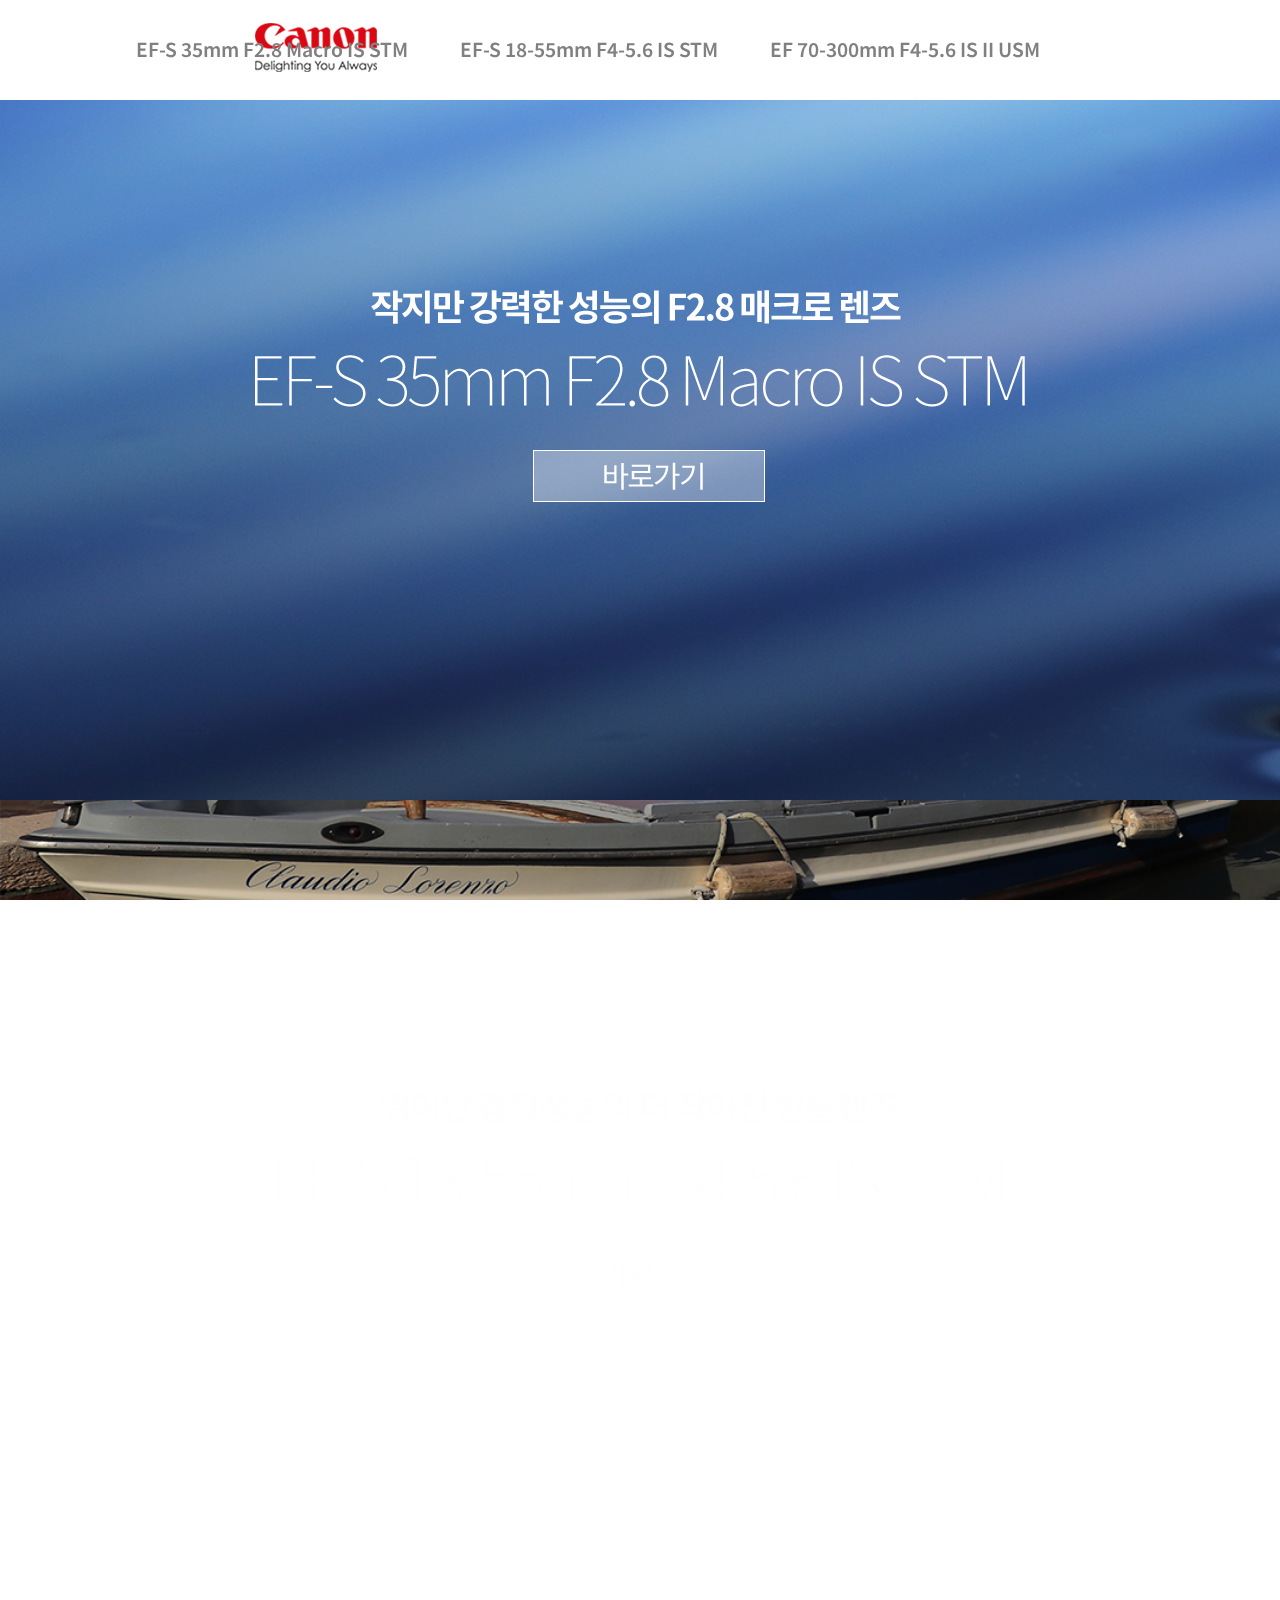
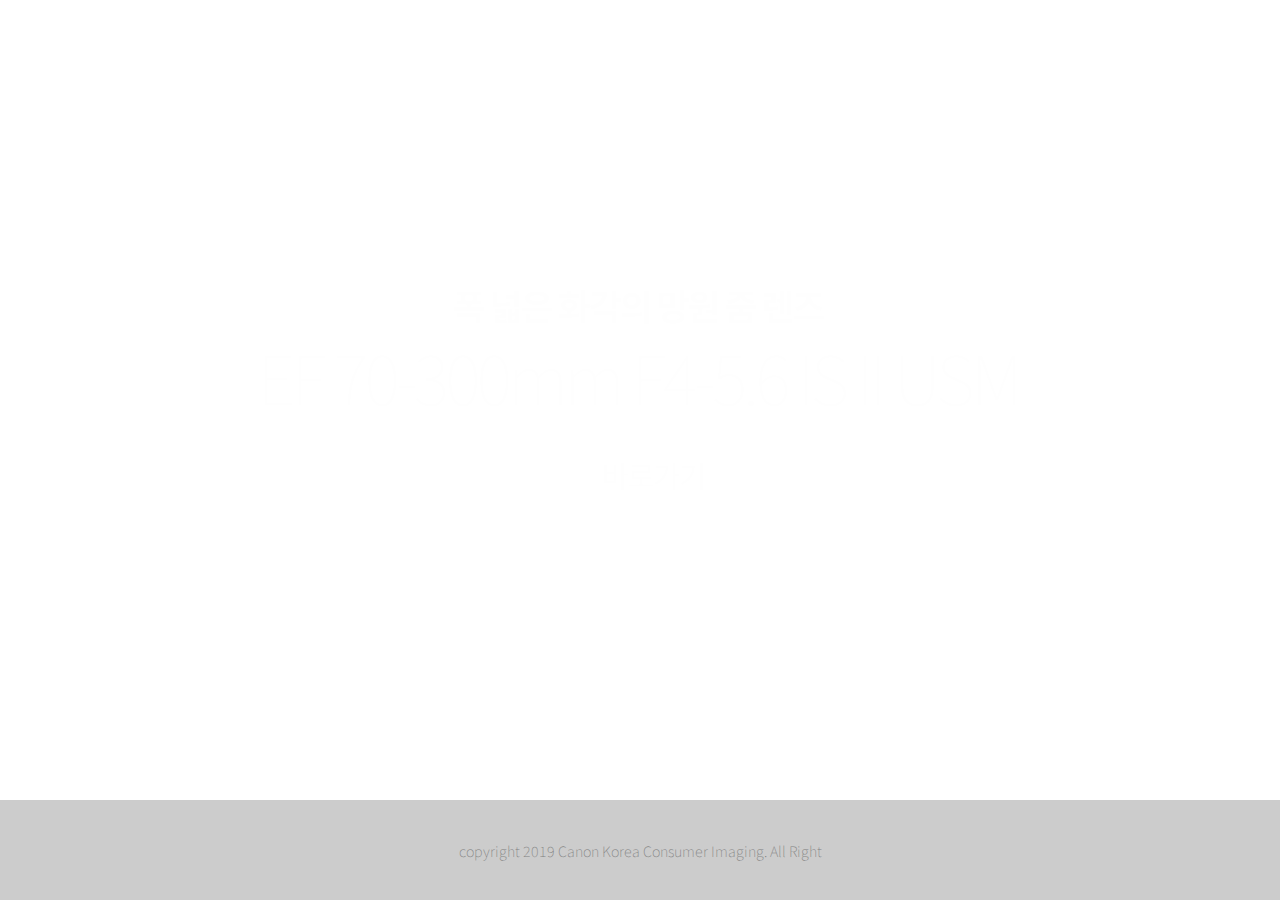
<file: index.html>
<!DOCTYPE html>
<html lang="kr">
  <head>
    <meta charset="utf-8">
    <link href="https://fonts.googleapis.com/css?family=Noto+Sans+KR" rel="stylesheet">
    <title></title>
    <style>
    body, h1{
      margin: 0px;
    }
    #scene{
      height: 800px;
      overflow: hidden;
      background-size: cover;
      background-attachment: fixed;
    }
      .one{background-image: url(images/index_07.png);}
      .two{background-image: url(images/index_08.png);}
      .three{background-image: url(images/index_09.png);}
      #scene h1{
        position: relative;
        left: 50%;
        top: 50%;
        transform: translateX(-50%)
        translateY(-50%);
        text-align: center;
      }
      /*---푸터적용---*/
      footer{
        height: 100px;
        background-color: rgba(0, 0, 0, 0.2);
      }
      .footer{
        position: relative;
        left: 50%;
        top: 50%;
        transform: translateX(-50%)
        translateY(-50%);
        text-align: center;
        font-family:'Noto Sans KR', sans-serif;
        font-size: 0.9rem;
        font-weight: 100;
        color : gray
      }
      /*---네비게이션처리---*/
      .wrap{
        border: 0px solid red;
        height: 100px;
        width: 100%;
        position: fixed;
        background-color: white;
        z-index: 10;
      }
      .logo{
        border: 0px solid blue;
        display: inline-block;
        margin-left: 240px;
      }
      .nav{
        border: 0px solid green;
        position: fixed;
        right: 240px;
        top: 35px;
        display: inline-block;
        font-family:'Noto Sans KR', sans-serif;
        font-size: 1.2rem;
        font-weight: 600;
        color : gray;
      }
      .space{
        margin-left: 3rem;
      }
      a, a:link :visited :active{
        text-decoration: none;
        color: gray;
      }
      a:hover{
        color: red;
      }
    </style>
  </head>
  <body>
    <nav class="wrap">
      <div class="logo">
        <img src="images/index_02.png">
      <div class="nav">
      <a href="p01.html">EF-S 35mm F2.8 Macro IS STM</a><span class="space"></span>
      <a href="p02.html">EF-S 18-55mm F4-5.6 IS STM</a><span class="space"></span>
      <a href="p03.html">EF 70-300mm F4-5.6 IS II USM</a>
    </div>
   </nav>
    <section id="scene" class="one">
      <h1><a href="p01.html"><img src="images/t01.png"></a></h1>
    </section>
    <section id="scene" class="two">
      <h1><a href="p02.html"><img src="images/t02.png"></a></h1>
    </section>
    <section id="scene" class="three">
      <h1><a href="p03.html"><img src="images/t03.png"></a></h1>
    </section>
    <footer>
      <div class="footer">
      copyright 2019 Canon Korea Consumer Imaging. All Right
    </div>
  </footer>
  </body>
</html>
</file>
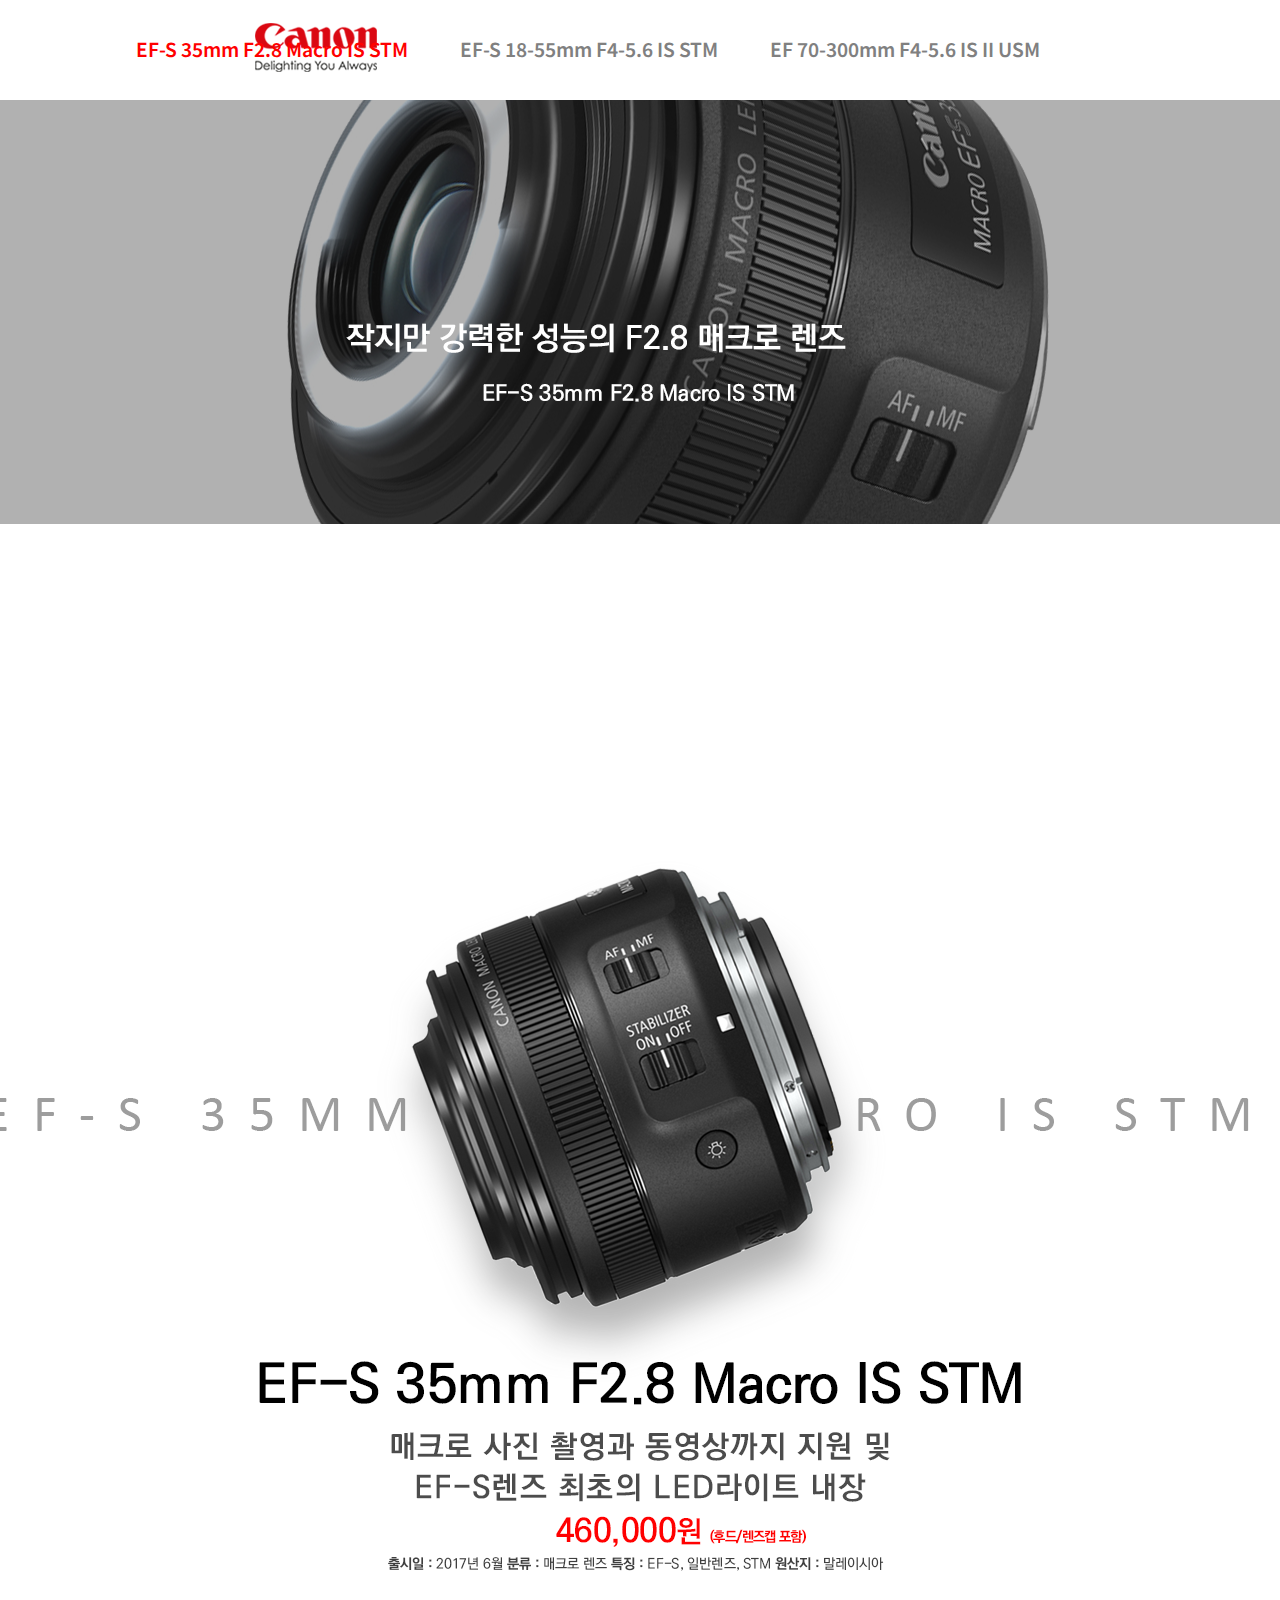
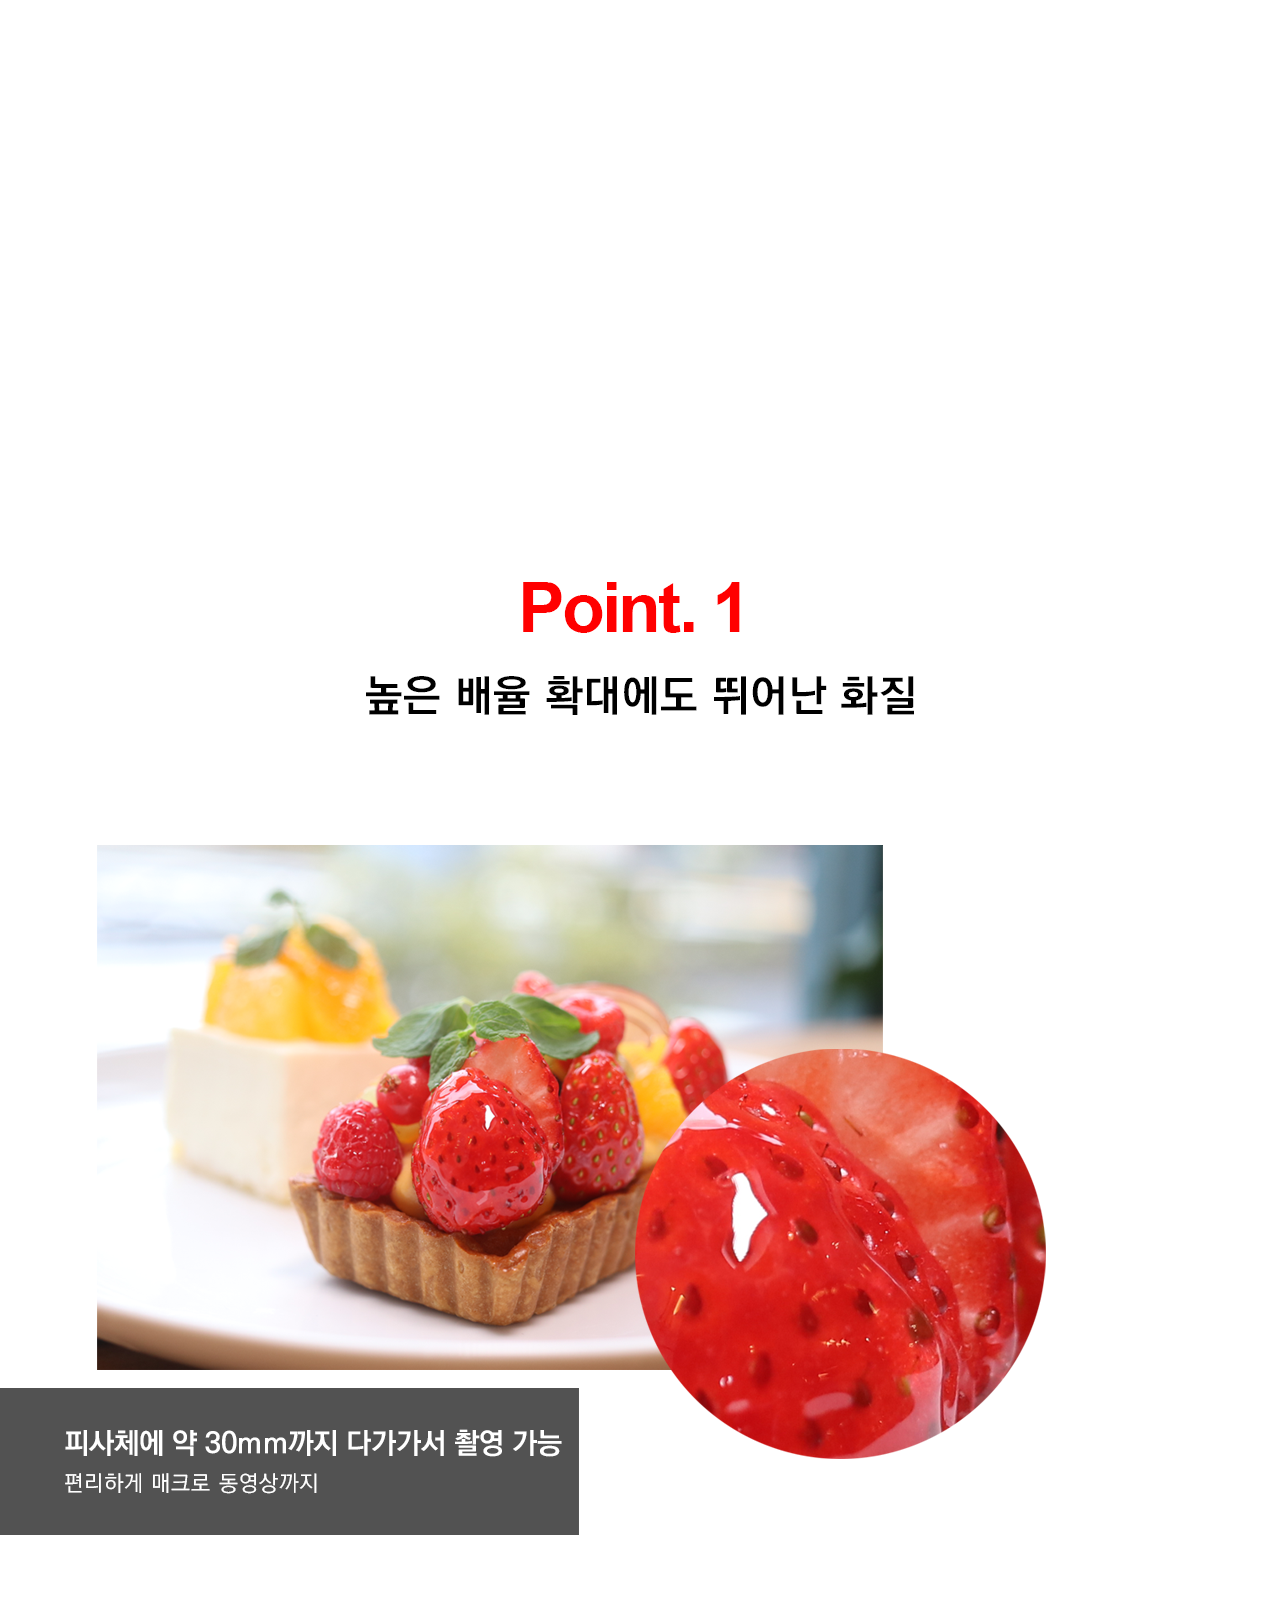
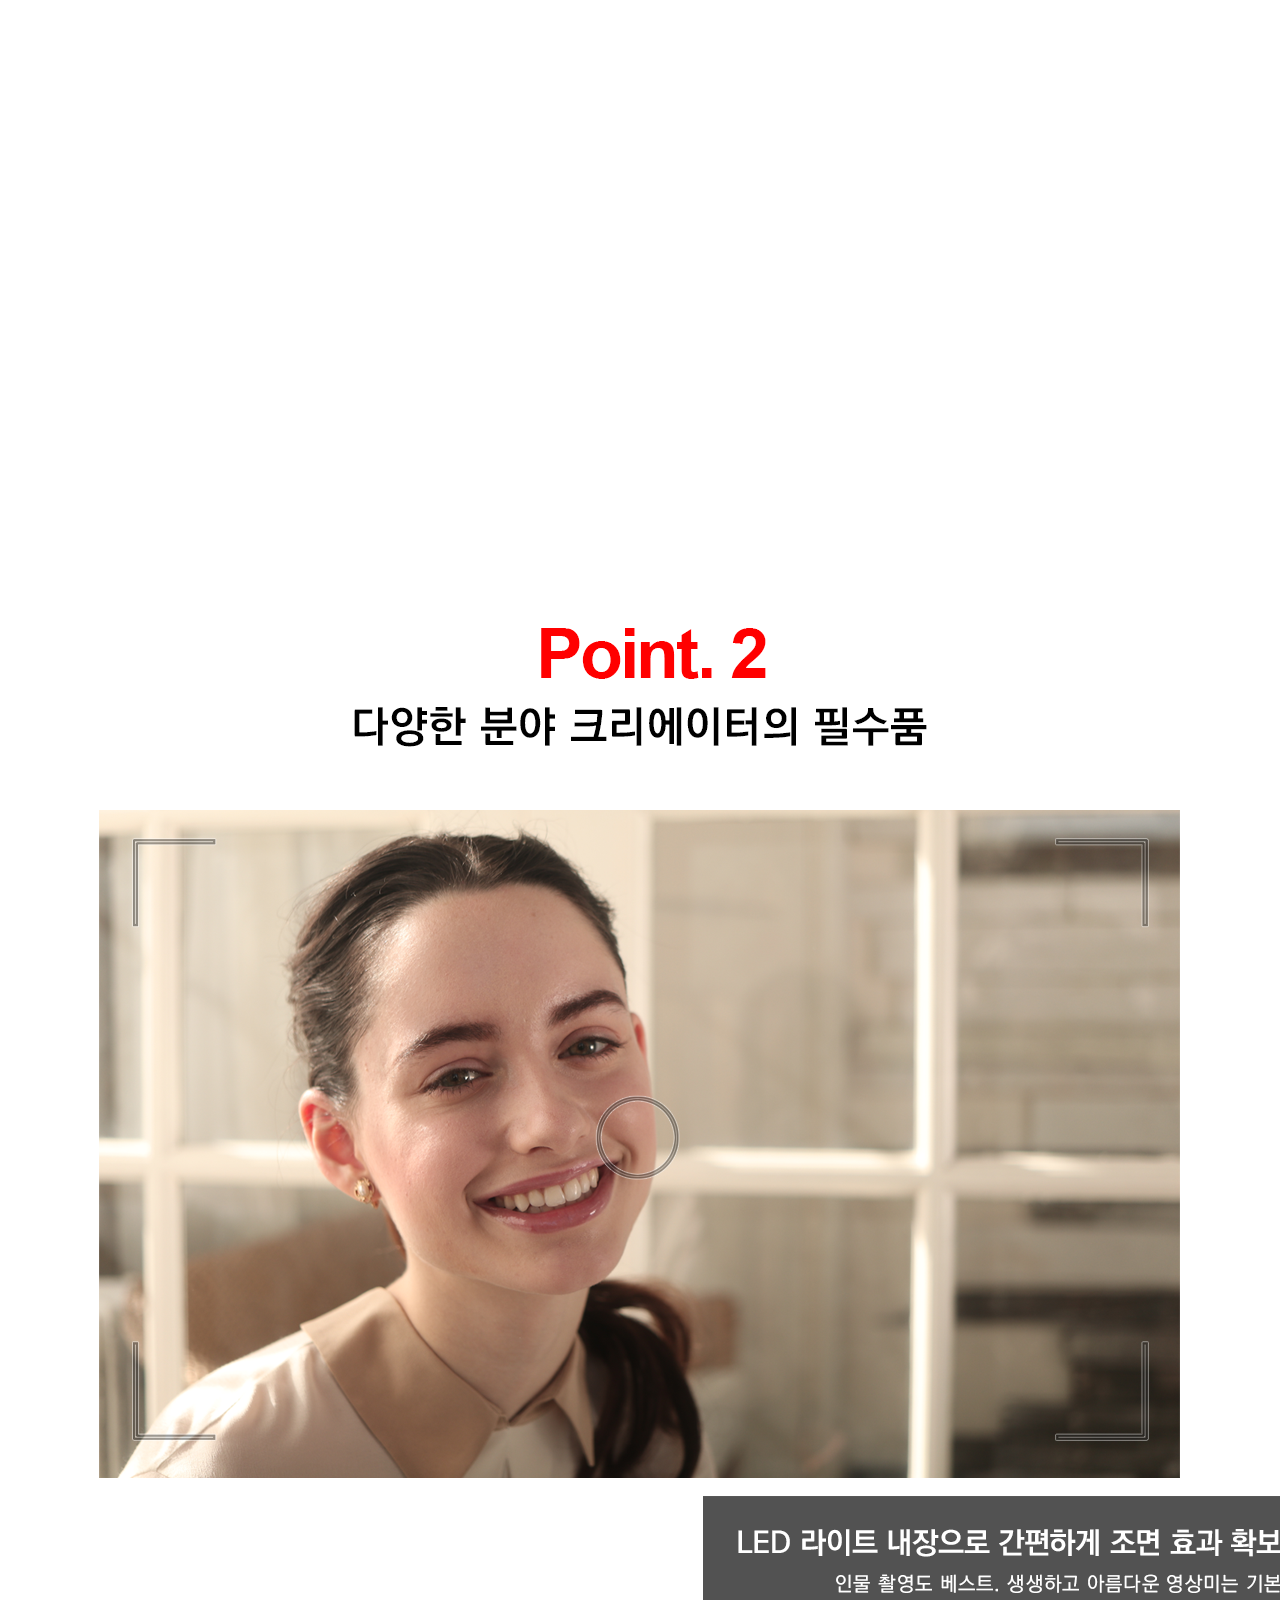
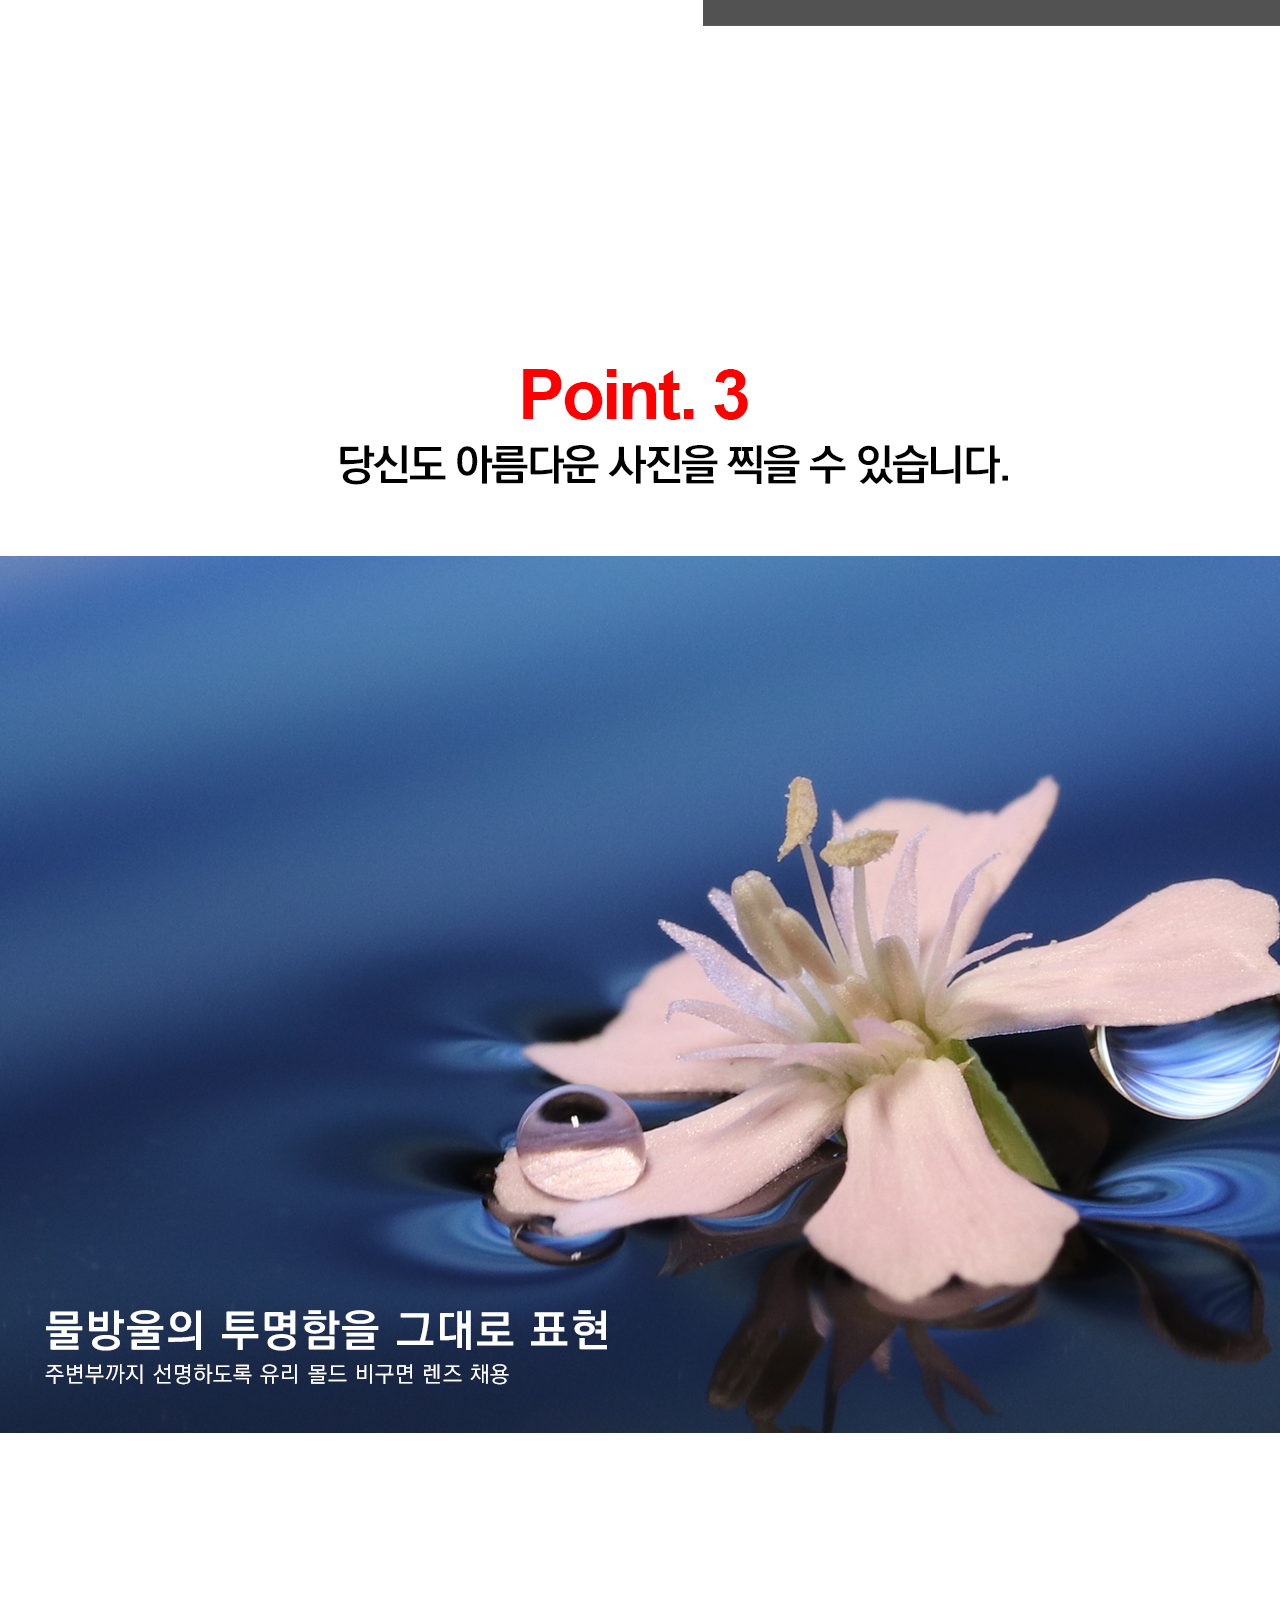
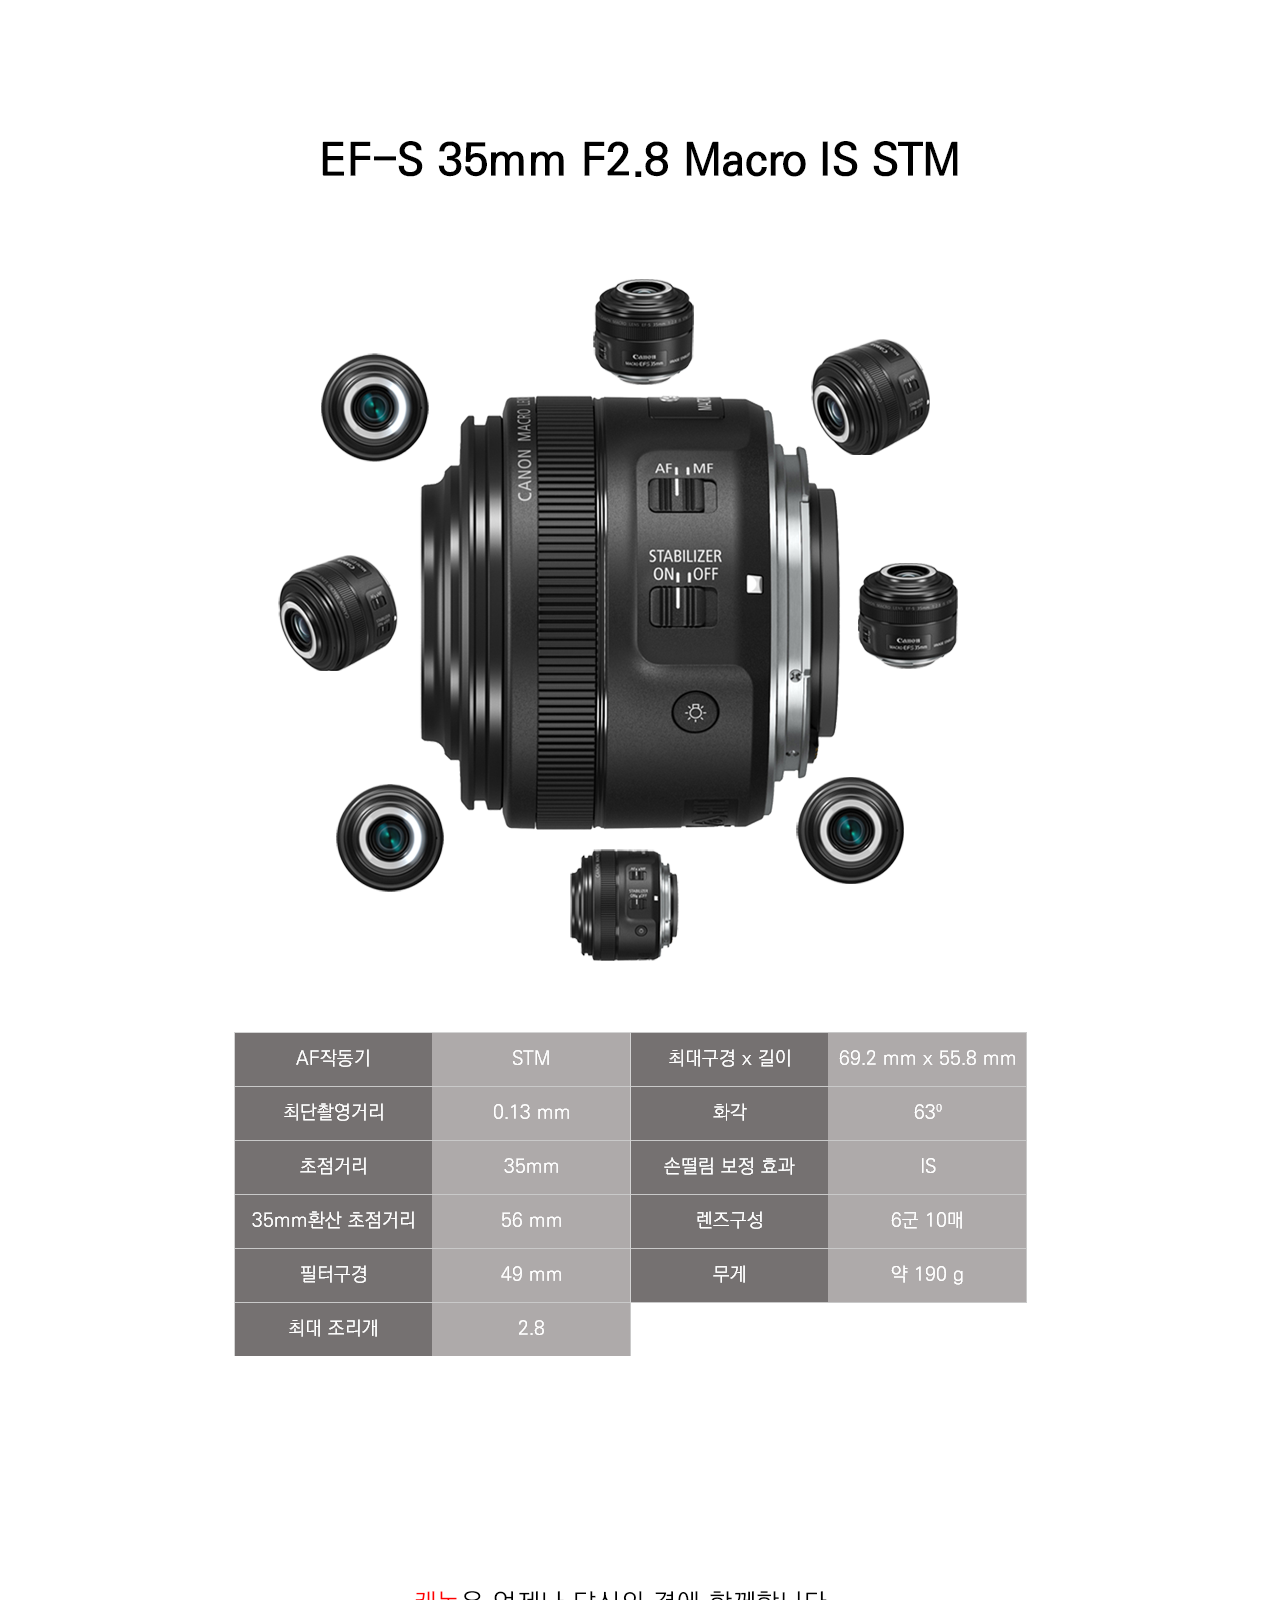
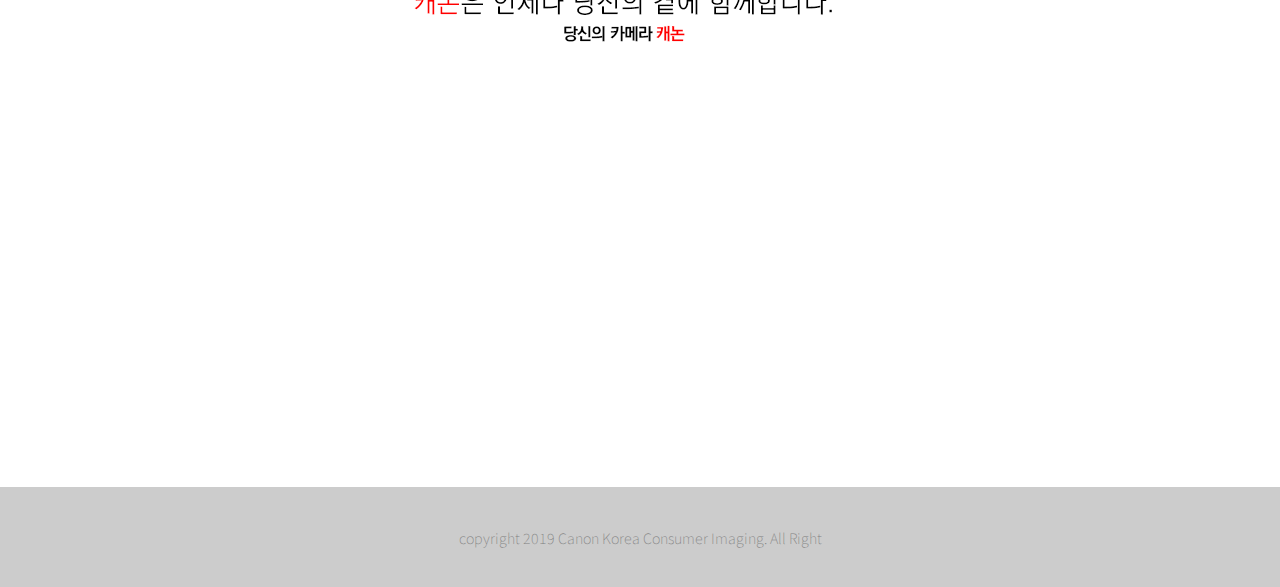
<file: p01.html>
<!DOCTYPE html>
<html lang="kr">
  <head>
    <meta charset="utf-8">
    <link rel="stylesheet" href="css.css">
    <link href="https://fonts.googleapis.com/css?family=Noto+Sans+KR" rel="stylesheet">
    <title></title>
  </head>
  <body>
    <nav class="wrap">
      <div class="logo">
        <a href="index.html"><img src="images/index_02.png"></a>
      <div class="nav">
      <a href="p01.html" style="color:red">EF-S 35mm F2.8 Macro IS STM</a><span class="space"></span>
      <a href="p02.html">EF-S 18-55mm F4-5.6 IS STM</a><span class="space"></span>
      <a href="p03.html">EF 70-300mm F4-5.6 IS II USM</a>
    </div>
   </nav>
   <section class="bodyrap">
     <div class="page">
       <img src="images/s001.png"
     </div>
   </section>
    <footer>
      <div class="footer">
      copyright 2019 Canon Korea Consumer Imaging. All Right
    </div>
  </footer>
  </body>
</html>
</file>
<file: css.css>
body, h1{
  margin: 0px;
}
#scene{
  height: 800px;
  overflow: hidden;
  background-size: cover;
  background-attachment: fixed;
}
  .one{background-image: url(images/index_07.png);}
  .two{background-image: url(images/index_08.png);}
  .three{background-image: url(images/index_09.png);}
  #scene h1{
    position: relative;
    left: 50%;
    top: 50%;
    transform: translateX(-50%)
    translateY(-50%);
    text-align: center;
  }
  /*---푸터적용---*/
  footer{
    height: 100px;
    background-color: rgba(0, 0, 0, 0.2);
  }
  .footer{
    position: relative;
    left: 50%;
    top: 50%;
    transform: translateX(-50%)
    translateY(-50%);
    text-align: center;
    font-family:'Noto Sans KR', sans-serif;
    font-size: 0.9rem;
    font-weight: 100;
    color : gray
  }
  /*---네비게이션처리---*/
  .wrap{
    border: 0px solid red;
    height: 100px;
    width: 100%;
    position: static;
    background-color: white;
    z-index: 10;
  }
  .logo{
    border: 0px solid blue;
    display: inline-block;
    margin-left: 240px;
  }
  .nav{
    border: 0px solid green;
    position: absolute;
    right: 240px;
    top: 35px;
    display: inline-block;
    font-family:'Noto Sans KR', sans-serif;
    font-size: 1.2rem;
    font-weight: 600;
    color : gray;
  }
  .space{
    margin-left: 3rem;
  }
  a, a:link :visited :active{
    text-decoration: none;
    color: gray;
  }
  a:hover{
    color: red;
  }
  /*-----서브페이지구성----*/
  .bodywrap{
    top: 100px;
    width: 100%;
    height: 100%;
  }
  .page{
    position: relative;
    width: 1440px;

    left: 50%;
    transform: translateX(-50%);
  }
</file>
